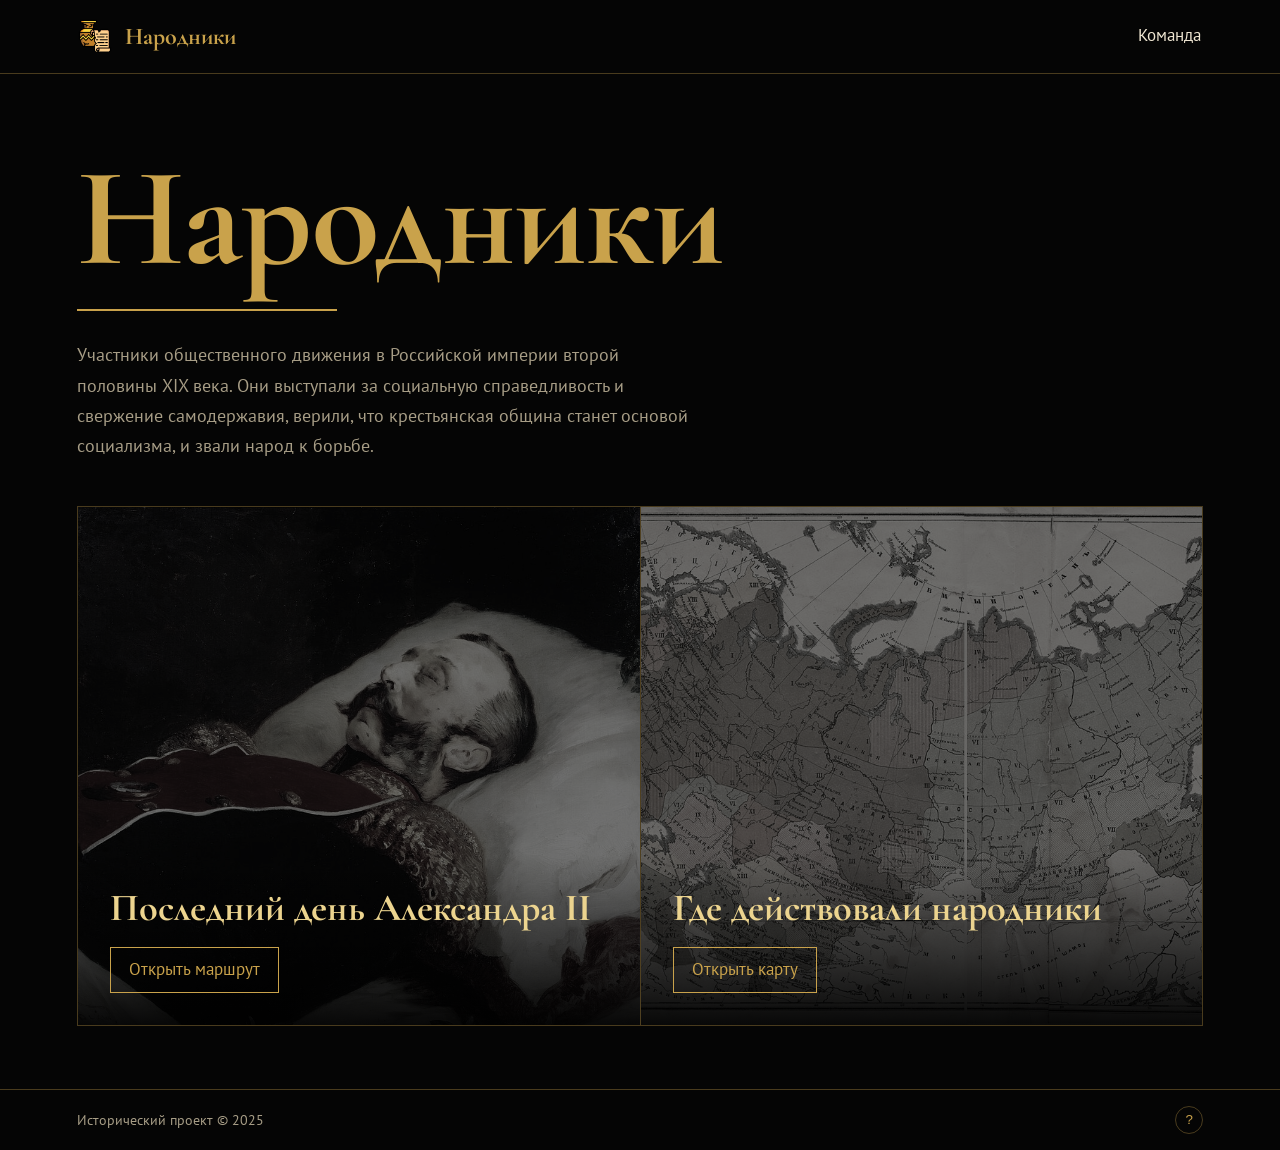
<file: index.html>
<!DOCTYPE html>
<html lang="ru">
<head>
    <meta charset="UTF-8">
    <meta name="viewport" content="width=device-width, initial-scale=1.0">
    <title>Народники — история в двух картах</title>
    <link rel="icon" href="img/logo.png" type="image/png">
    <link rel="preconnect" href="https://fonts.googleapis.com">
    <link rel="preconnect" href="https://fonts.gstatic.com" crossorigin>
    <link href="https://fonts.googleapis.com/css2?family=Cormorant+Garamond:wght@600;700&family=PT+Sans:wght@400;700&display=swap" rel="stylesheet">
    <link rel="stylesheet" href="css/style.css">
</head>
<body>
    <header class="site-header">
        <a class="brand" href="index.html">
            <img src="img/logo.png" alt="" width="36" height="36">
            <span>Народники</span>
        </a>
        <nav>
            <a href="pages/createrpages/creater.html">Команда</a>
        </nav>
    </header>

    <main>
        <section class="hero">
            <h1>Народники</h1>
            <p class="lead">
                Участники общественного движения в Российской империи второй половины XIX века.
                Они выступали за социальную справедливость и свержение самодержавия, верили,
                что крестьянская община станет основой социализма, и звали народ к борьбе.
            </p>
        </section>

        <section class="diptych" aria-label="Выберите карту">
            <a class="panel" href="pages/map1/map1.html">
                <img src="img/route.jpg" alt="">
                <div class="panel-text">
                    <h2>Последний день Александра II</h2>
                    <p>Маршрут царя 1 марта 1881 года по Петербургу: от Зимнего дворца до места покушения.</p>
                    <span class="cta">Открыть маршрут</span>
                </div>
            </a>
            <a class="panel" href="pages/map2/map2.html">
                <img src="img/regions.jpg" alt="">
                <div class="panel-text">
                    <h2>Где действовали народники</h2>
                    <p>Центральная Россия, Поволжье и Украина: регионы, где работало движение.</p>
                    <span class="cta">Открыть карту</span>
                </div>
            </a>
        </section>
    </main>

    <footer class="site-footer">
        <span>Исторический проект © 2025</span>
        <button class="secret" id="secretBtn" aria-label="Подсказка">?</button>
    </footer>

    <dialog id="secretModal">
        <h2>Достижение получено</h2>
        <p>Вы нашли секретную кнопку на странице.</p>
        <button class="close" id="closeBtn">Закрыть</button>
    </dialog>

    <script src="js/app.js"></script>
</body>
</html>
</file>
<file: css/style.css>
:root {
    --bg: #050505;
    --panel: #0e0d0b;
    --gold: #c9a24b;
    --gold-hi: #ecd48f;
    --ink: #efe6d2;
    --muted: #a79d86;
    --line: rgba(201, 162, 75, .35);
    --serif: 'Cormorant Garamond', Georgia, serif;
    --sans: 'PT Sans', Arial, sans-serif;
}
* { margin: 0; padding: 0; box-sizing: border-box; }
html { color-scheme: dark; }
body {
    min-height: 100vh;
    display: flex; flex-direction: column;
    background: var(--bg); color: var(--ink);
    font: 1.05rem/1.65 var(--sans);
}
a { color: inherit; text-decoration: none; }
:focus-visible { outline: 2px solid var(--gold-hi); outline-offset: 3px; }

/* шапка и подвал */
.site-header, .site-footer {
    display: flex; justify-content: space-between; align-items: center;
    padding: 16px 6vw;
}
.site-header { border-bottom: 1px solid var(--line); }
.brand { display: flex; align-items: center; gap: 12px; font: 700 1.5rem var(--serif); color: var(--gold); }
.site-header nav a { padding: 6px 2px; border-bottom: 1px solid transparent; transition: border-color .2s, color .2s; }
.site-header nav a:hover { color: var(--gold-hi); border-color: var(--gold); }
.site-footer { margin-top: auto; border-top: 1px solid var(--line); color: var(--muted); font-size: .9rem; }
.secret {
    width: 28px; height: 28px; border-radius: 50%; cursor: pointer;
    background: none; color: var(--gold); border: 1px solid var(--line);
    transition: background .2s, color .2s;
}
.secret:hover { background: var(--gold); color: var(--bg); }

/* первый экран */
main { flex: 1; }
.hero { padding: 9vh 6vw 5vh; max-width: 1100px; }
.hero h1 {
    font: 700 clamp(3.5rem, 11vw, 9rem)/.9 var(--serif);
    color: var(--gold); letter-spacing: -.01em;
}
.hero h1::after {
    content: ''; display: block; height: 2px; width: 0; margin-top: 28px;
    background: var(--gold); animation: draw 1.2s .2s ease-out forwards;
}
@keyframes draw { to { width: min(260px, 40%); } }
.lead { max-width: 62ch; margin-top: 28px; color: var(--muted); font-size: 1.15rem; }

/* две карты */
.diptych {
    display: flex; height: min(60vh, 520px);
    margin: 0 6vw 7vh; border: 1px solid var(--line);
}
.panel {
    position: relative; flex: 1; overflow: hidden; background: var(--panel);
    transition: flex .6s cubic-bezier(.2, .7, .2, 1);
}
.panel + .panel { border-left: 1px solid var(--line); }
.panel:hover, .panel:focus-visible { flex: 1.7; }
.panel img {
    position: absolute; inset: 0; width: 100%; height: 100%; object-fit: cover;
    filter: grayscale(.9) brightness(.45); transition: filter .6s;
}
.panel:hover img, .panel:focus-visible img { filter: grayscale(.3) brightness(.7); }
.panel-text {
    position: absolute; left: 0; right: 0; bottom: 0; padding: 32px;
    background: linear-gradient(0deg, rgba(0, 0, 0, .92), transparent);
}
.panel h2 { font: 700 clamp(1.7rem, 3vw, 2.4rem)/1.1 var(--serif); color: var(--gold-hi); }
.panel p {
    max-width: 44ch; max-height: 0; opacity: 0; overflow: hidden;
    transition: max-height .5s, opacity .5s, margin .5s;
}
.panel:hover p, .panel:focus-visible p { max-height: 6em; opacity: 1; margin-top: 12px; }
.cta {
    display: inline-block; margin-top: 18px; padding: 8px 18px;
    border: 1px solid var(--gold); color: var(--gold); transition: background .2s, color .2s;
}
.panel:hover .cta, .panel:focus-visible .cta { background: var(--gold); color: var(--bg); }

/* окно достижения */
dialog {
    margin: auto; padding: 32px 36px; max-width: 420px;
    background: var(--panel); color: var(--ink); border: 1px solid var(--gold);
}
dialog::backdrop { background: rgba(0, 0, 0, .8); }
dialog h2 { font: 700 1.8rem var(--serif); color: var(--gold); margin-bottom: 8px; }
.close {
    margin-top: 20px; padding: 8px 18px; cursor: pointer;
    background: none; color: var(--gold); border: 1px solid var(--gold);
}
.close:hover { background: var(--gold); color: var(--bg); }

/* телефон: карты друг под другом, текст сразу виден */
@media (max-width: 760px) {
    .diptych { flex-direction: column; height: auto; }
    .panel { flex: none; height: 300px; }
    .panel + .panel { border-left: 0; border-top: 1px solid var(--line); }
    .panel p { max-height: none; opacity: 1; margin-top: 10px; }
    .panel-text { padding: 20px; }
}
@media (prefers-reduced-motion: reduce) {
    *, *::after { animation: none !important; transition: none !important; }
    .hero h1::after { width: 120px; }
}

/* общее для внутренних страниц */
.site-header nav { display: flex; gap: 28px; }
.btn {
    padding: 8px 18px; cursor: pointer; font: inherit; font-size: .95rem;
    background: none; color: var(--gold); border: 1px solid var(--line);
    transition: background .2s, color .2s, border-color .2s;
}
.btn:hover { border-color: var(--gold); color: var(--gold-hi); }
.btn.solid { border-color: var(--gold); }
.btn.solid:hover { background: var(--gold); color: var(--bg); }
</file>
